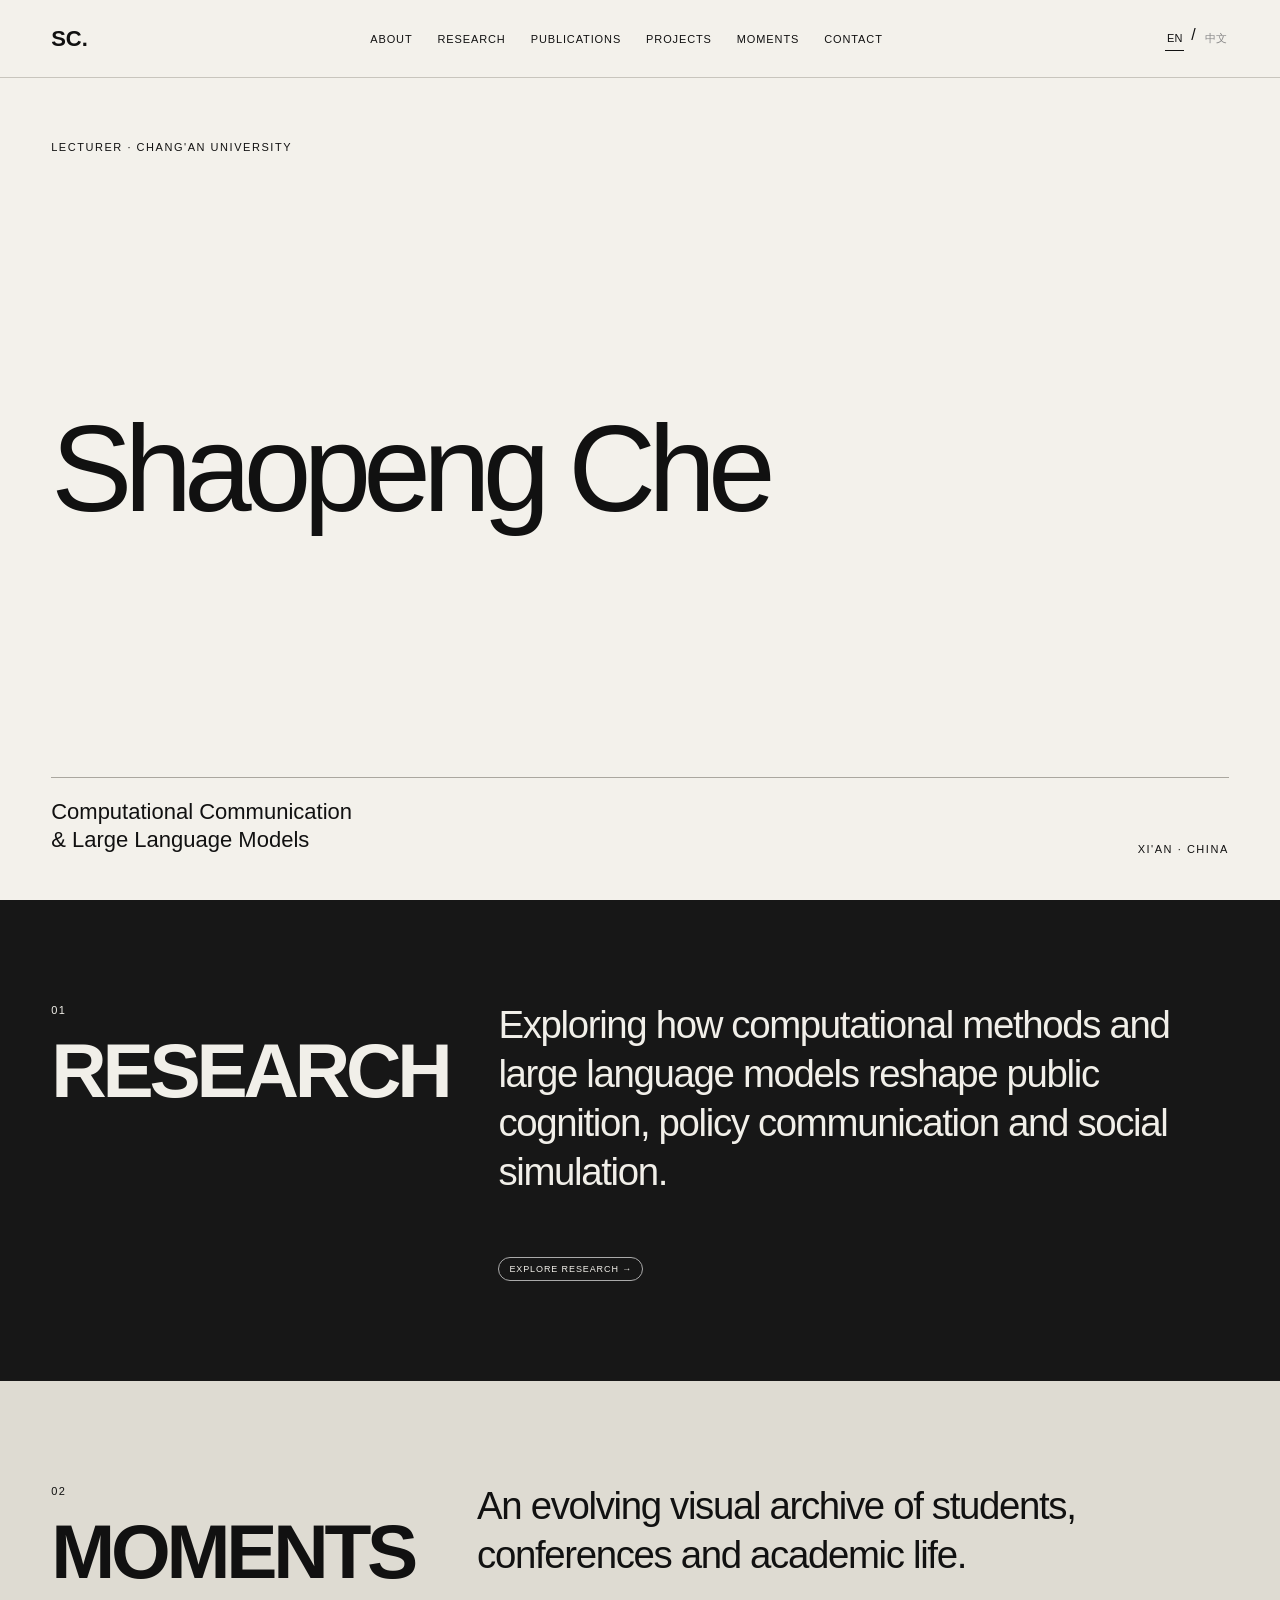
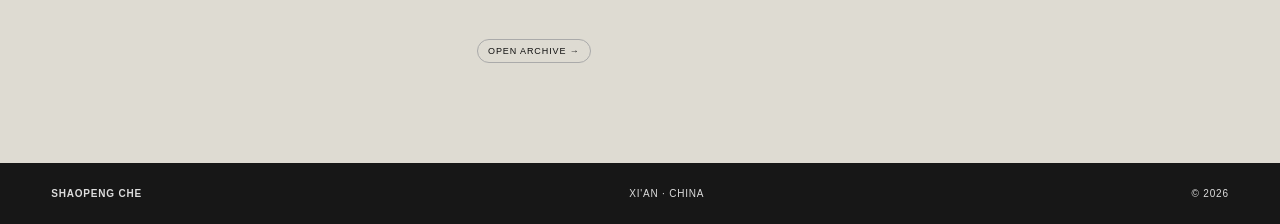
<file: index.html>
<!doctype html><html lang="en"><head><meta charset="utf-8"><meta name="viewport" content="width=device-width,initial-scale=1"><title>Home — Shaopeng Che</title><meta name="description" content="Academic website of Shaopeng Che — computational communication, large language models, public opinion and policy communication."><meta name="author" content="Shaopeng Che"><link rel="canonical" href="https://cheshaopeng.github.io/"><meta property="og:url" content="https://cheshaopeng.github.io/"><meta name="theme-color" content="#f3f1eb"><meta property="og:type" content="website"><meta property="og:title" content="Home — Shaopeng Che"><meta property="og:description" content="Academic website of Shaopeng Che — computational communication and large language models."><link rel="icon" href="assets/favicon.svg" type="image/svg+xml"><link rel="stylesheet" href="assets/css/style.css"></head><body><header><a class="brand" href="index.html">SC.</a><button class="menu-toggle" aria-label="Open navigation" aria-expanded="false">MENU</button><nav class="nav"><a href="about.html" data-en="About" data-zh="关于">About</a><a href="research.html" data-en="Research" data-zh="研究">Research</a><a href="publications.html" data-en="Publications" data-zh="论文">Publications</a><a href="projects.html" data-en="Projects" data-zh="项目">Projects</a><a href="moments.html" data-en="Moments" data-zh="影像">Moments</a><a href="contact.html" data-en="Contact" data-zh="联系">Contact</a></nav><div class="lang"><button data-lang="en">EN</button><span>/</span><button data-lang="zh">中文</button></div></header><main><section class="hero"><div class="eyebrow" data-en="LECTURER · CHANG'AN UNIVERSITY" data-zh="讲师 · 长安大学">LECTURER · CHANG'AN UNIVERSITY</div><h1>Shaopeng Che</h1><div class="hero-foot"><p data-en="Computational Communication<br>& Large Language Models" data-zh="计算传播<br>与大语言模型">Computational Communication<br>& Large Language Models</p><span class="num">XI'AN · CHINA</span></div></section><section class="section dark"><div class="split"><div><span class="num">01</span><h2 data-en="RESEARCH" data-zh="研究">RESEARCH</h2></div><div><p class="lead" data-en="Exploring how computational methods and large language models reshape public cognition, policy communication and social simulation." data-zh="关注计算方法与大语言模型如何重塑公众认知、政策传播与社会模拟。">Exploring how computational methods and large language models reshape public cognition, policy communication and social simulation.</p><a href="research.html" class="status" data-en="EXPLORE RESEARCH →" data-zh="查看研究 →">EXPLORE RESEARCH →</a></div></div></section><section class="section moments-bg"><div class="split"><div><span class="num">02</span><h2>MOMENTS</h2></div><div><p class="lead" data-en="An evolving visual archive of students, conferences and academic life." data-zh="持续更新的学生、学术会议与学术生活影像档案。">An evolving visual archive of students, conferences and academic life.</p><a href="moments.html" class="status" data-en="OPEN ARCHIVE →" data-zh="进入影像档案 →">OPEN ARCHIVE →</a></div></div></section></main><footer><b>SHAOPENG CHE</b><span>XI'AN · CHINA</span><span>© 2026</span></footer><script src="assets/js/app.js"></script></body></html>
</file>
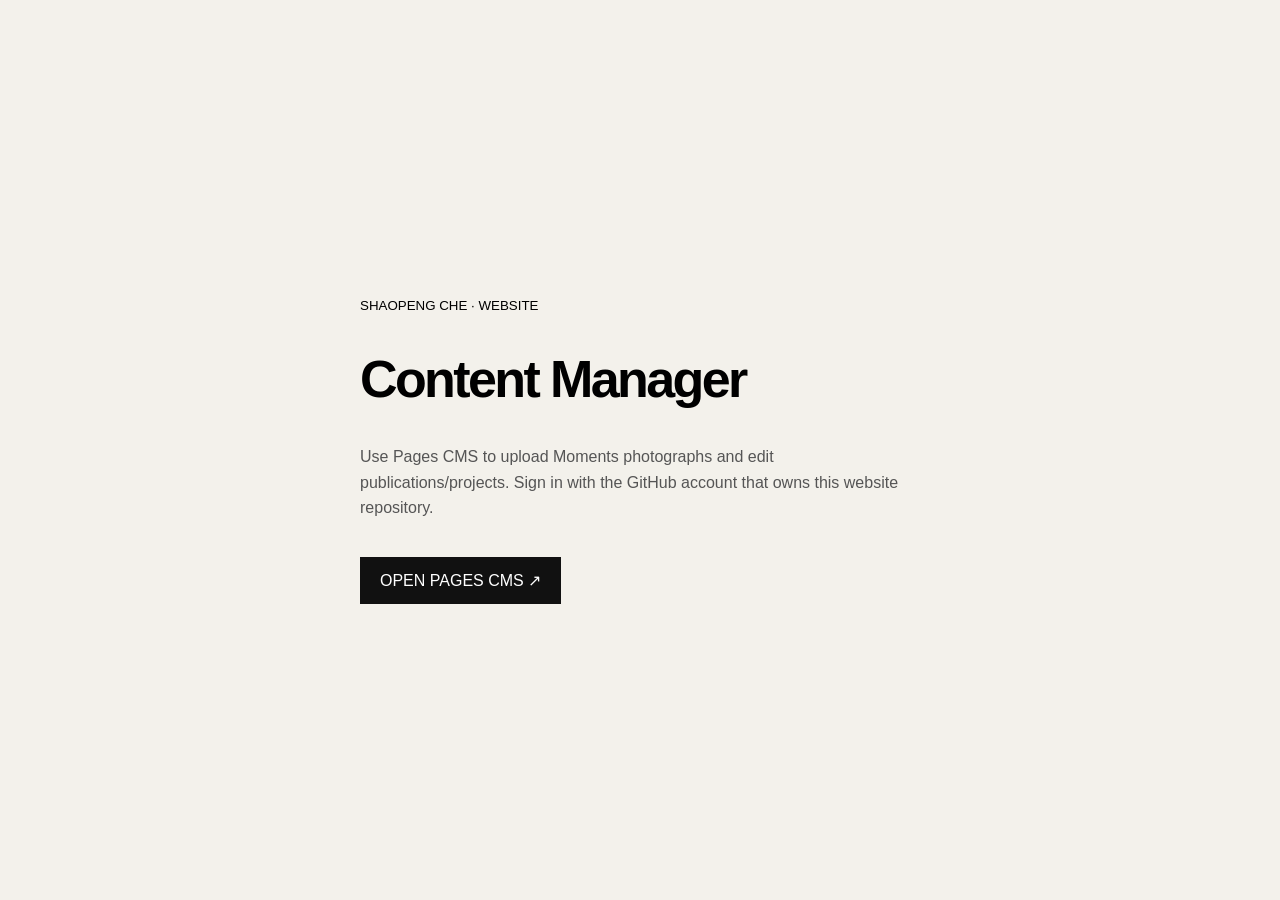
<file: admin/index.html>
<!doctype html><html><head><meta charset="utf-8"><meta name="viewport" content="width=device-width"><title>Content Manager</title><style>body{font-family:Arial;background:#f3f1eb;margin:0;display:grid;place-items:center;min-height:100vh}.box{max-width:560px;padding:50px}h1{font-size:52px;letter-spacing:-.05em}p{line-height:1.6;color:#555}a{display:inline-block;margin-top:20px;background:#111;color:#fff;padding:14px 20px;text-decoration:none}</style></head><body><div class="box"><small>SHAOPENG CHE · WEBSITE</small><h1>Content Manager</h1><p>Use Pages CMS to upload Moments photographs and edit publications/projects. Sign in with the GitHub account that owns this website repository.</p><a href="https://app.pagescms.org" target="_blank">OPEN PAGES CMS ↗</a></div></body></html>
</file>
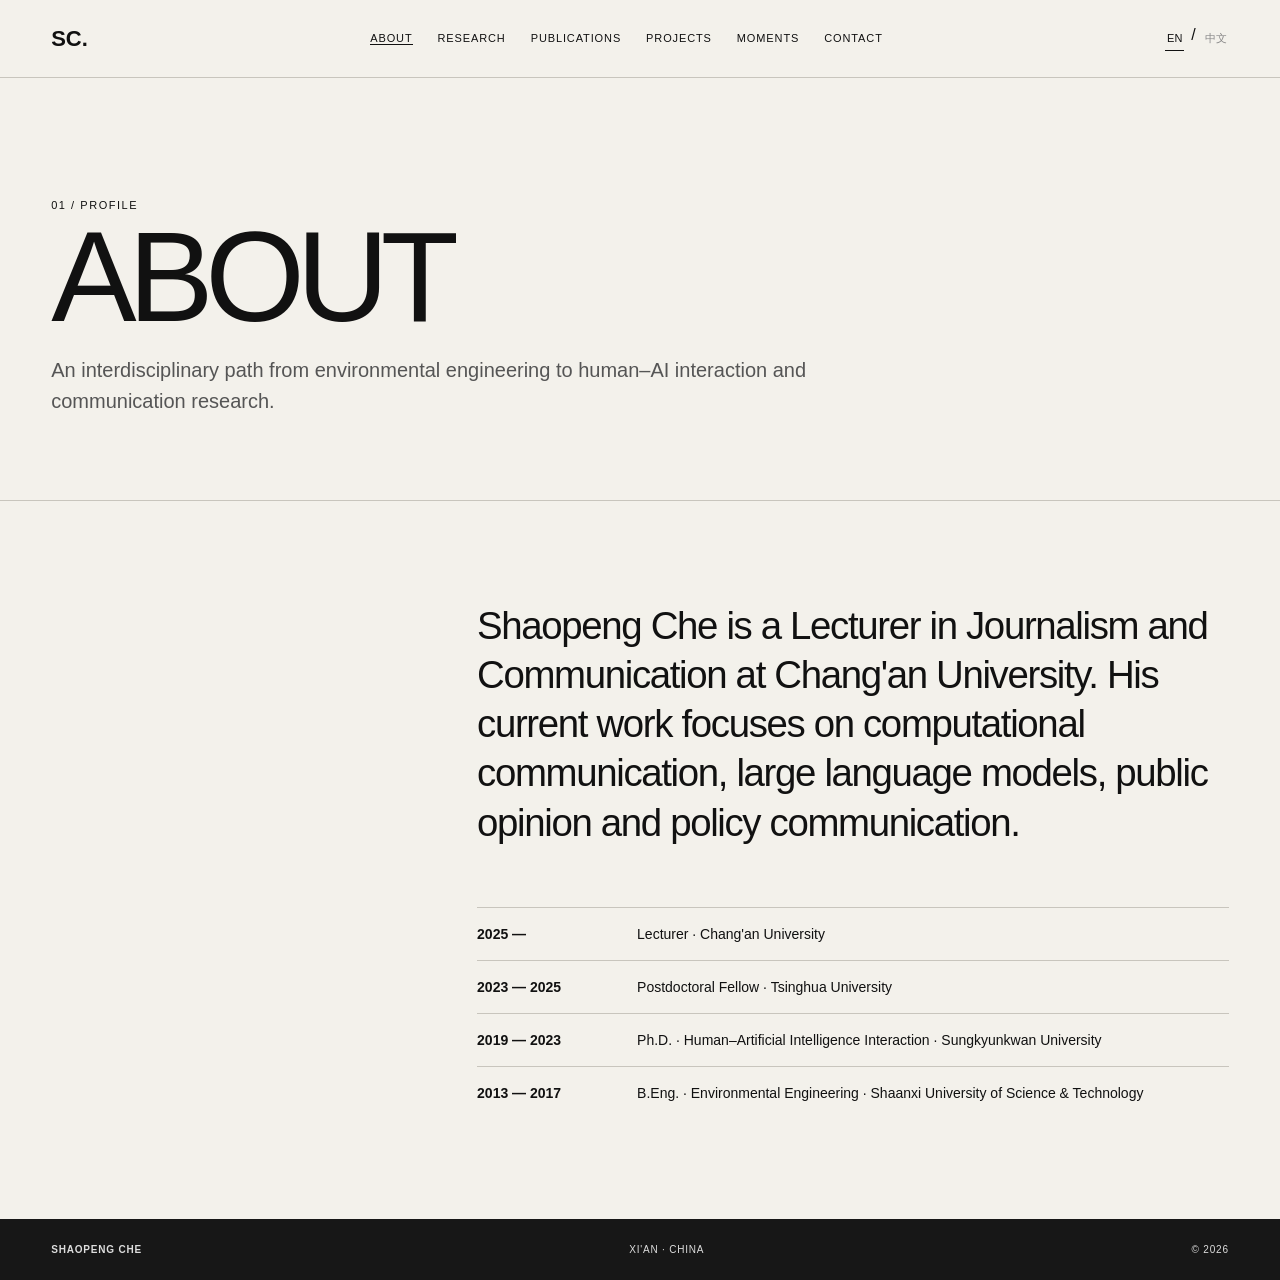
<file: about.html>
<!doctype html><html lang="en"><head><meta charset="utf-8"><meta name="viewport" content="width=device-width,initial-scale=1"><title>About — Shaopeng Che</title><meta name="description" content="Academic website of Shaopeng Che — computational communication, large language models, public opinion and policy communication."><meta name="author" content="Shaopeng Che"><link rel="canonical" href="https://cheshaopeng.github.io/about.html"><meta property="og:url" content="https://cheshaopeng.github.io/about.html"><meta name="theme-color" content="#f3f1eb"><meta property="og:type" content="website"><meta property="og:title" content="About — Shaopeng Che"><meta property="og:description" content="Academic website of Shaopeng Che — computational communication and large language models."><link rel="icon" href="assets/favicon.svg" type="image/svg+xml"><link rel="stylesheet" href="assets/css/style.css"></head><body><header><a class="brand" href="index.html">SC.</a><button class="menu-toggle" aria-label="Open navigation" aria-expanded="false">MENU</button><nav class="nav"><a href="about.html" data-en="About" data-zh="关于">About</a><a href="research.html" data-en="Research" data-zh="研究">Research</a><a href="publications.html" data-en="Publications" data-zh="论文">Publications</a><a href="projects.html" data-en="Projects" data-zh="项目">Projects</a><a href="moments.html" data-en="Moments" data-zh="影像">Moments</a><a href="contact.html" data-en="Contact" data-zh="联系">Contact</a></nav><div class="lang"><button data-lang="en">EN</button><span>/</span><button data-lang="zh">中文</button></div></header><main><section class="page-hero"><span class="num">01 / PROFILE</span><h1 data-en="ABOUT" data-zh="关于">ABOUT</h1><p data-en="An interdisciplinary path from environmental engineering to human–AI interaction and communication research." data-zh="从环境工程、人工智能交互到传播学研究的跨学科路径。">An interdisciplinary path from environmental engineering to human–AI interaction and communication research.</p></section><section class="section split"><div></div><div><p class="lead" data-en="Shaopeng Che is a Lecturer in Journalism and Communication at Chang'an University. His current work focuses on computational communication, large language models, public opinion and policy communication." data-zh="车少鹏，长安大学人文学院新闻传播系讲师、硕士生导师。当前主要关注计算传播、大语言模型、公众认知与政策传播。">Shaopeng Che is a Lecturer...</p><div class="timeline"><div><b>2025 —</b><span data-en="Lecturer · Chang'an University" data-zh="讲师 · 长安大学">Lecturer · Chang'an University</span></div><div><b>2023 — 2025</b><span data-en="Postdoctoral Fellow · Tsinghua University" data-zh="博士后 · 清华大学新闻与传播学院">Postdoctoral Fellow · Tsinghua University</span></div><div><b>2019 — 2023</b><span data-en="Ph.D. · Human–Artificial Intelligence Interaction · Sungkyunkwan University" data-zh="工学博士 · 人工智能交互 · 成均馆大学">Ph.D. · Human–Artificial Intelligence Interaction · Sungkyunkwan University</span></div><div><b>2013 — 2017</b><span data-en="B.Eng. · Environmental Engineering · Shaanxi University of Science & Technology" data-zh="工学学士 · 环境工程 · 陕西科技大学">B.Eng. · Environmental Engineering · Shaanxi University of Science & Technology</span></div></div></div></section></main><footer><b>SHAOPENG CHE</b><span>XI'AN · CHINA</span><span>© 2026</span></footer><script src="assets/js/app.js"></script></body></html>
</file>
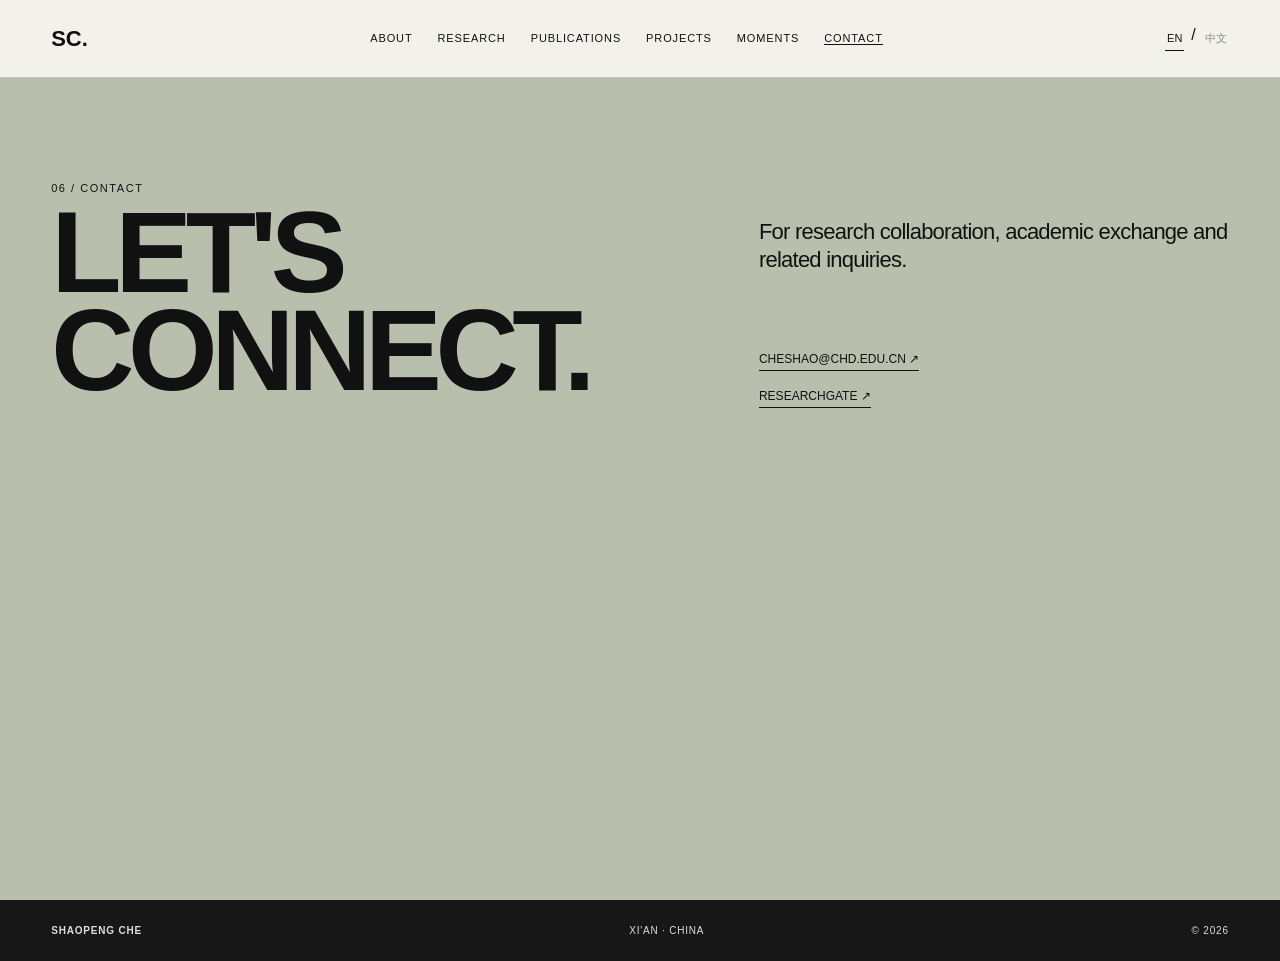
<file: contact.html>
<!doctype html><html lang="en"><head><meta charset="utf-8"><meta name="viewport" content="width=device-width,initial-scale=1"><title>Contact — Shaopeng Che</title><meta name="description" content="Academic website of Shaopeng Che — computational communication, large language models, public opinion and policy communication."><meta name="author" content="Shaopeng Che"><link rel="canonical" href="https://cheshaopeng.github.io/contact.html"><meta property="og:url" content="https://cheshaopeng.github.io/contact.html"><meta name="theme-color" content="#f3f1eb"><meta property="og:type" content="website"><meta property="og:title" content="Contact — Shaopeng Che"><meta property="og:description" content="Academic website of Shaopeng Che — computational communication and large language models."><link rel="icon" href="assets/favicon.svg" type="image/svg+xml"><link rel="stylesheet" href="assets/css/style.css"></head><body><header><a class="brand" href="index.html">SC.</a><button class="menu-toggle" aria-label="Open navigation" aria-expanded="false">MENU</button><nav class="nav"><a href="about.html" data-en="About" data-zh="关于">About</a><a href="research.html" data-en="Research" data-zh="研究">Research</a><a href="publications.html" data-en="Publications" data-zh="论文">Publications</a><a href="projects.html" data-en="Projects" data-zh="项目">Projects</a><a href="moments.html" data-en="Moments" data-zh="影像">Moments</a><a href="contact.html" data-en="Contact" data-zh="联系">Contact</a></nav><div class="lang"><button data-lang="en">EN</button><span>/</span><button data-lang="zh">中文</button></div></header><main><section class="section contact" style="min-height:calc(100vh - 78px)"><div class="contact-grid"><div><span class="num">06 / CONTACT</span><h2 data-en="LET'S<br>CONNECT." data-zh="保持<br>联系。">LET'S<br>CONNECT.</h2></div><div style="align-self:end"><p class="lead" style="font-size:22px" data-en="For research collaboration, academic exchange and related inquiries." data-zh="欢迎就科研合作、学术交流及相关事宜联系。">For research collaboration...</p><a href="mailto:cheshao@chd.edu.cn">CHESHAO@CHD.EDU.CN ↗</a><br><a href="https://www.researchgate.net/profile/Shaopeng-Che" target="_blank">RESEARCHGATE ↗</a></div></div></section></main><footer><b>SHAOPENG CHE</b><span>XI'AN · CHINA</span><span>© 2026</span></footer><script src="assets/js/app.js"></script></body></html>
</file>
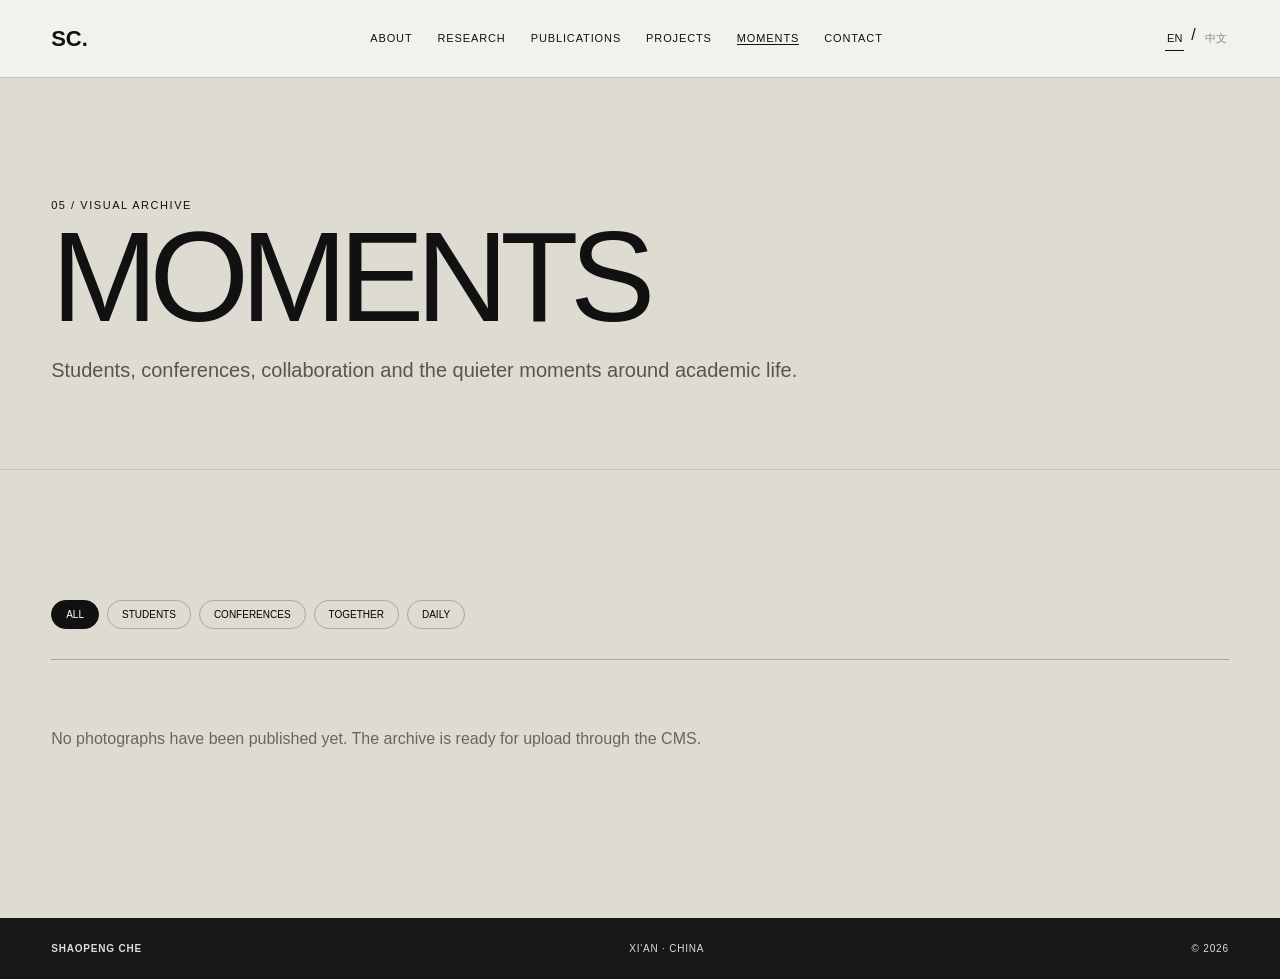
<file: moments.html>
<!doctype html><html lang="en"><head><meta charset="utf-8"><meta name="viewport" content="width=device-width,initial-scale=1"><title>Moments — Shaopeng Che</title><meta name="description" content="Academic website of Shaopeng Che — computational communication, large language models, public opinion and policy communication."><meta name="author" content="Shaopeng Che"><link rel="canonical" href="https://cheshaopeng.github.io/moments.html"><meta property="og:url" content="https://cheshaopeng.github.io/moments.html"><meta name="theme-color" content="#f3f1eb"><meta property="og:type" content="website"><meta property="og:title" content="Moments — Shaopeng Che"><meta property="og:description" content="Academic website of Shaopeng Che — computational communication and large language models."><link rel="icon" href="assets/favicon.svg" type="image/svg+xml"><link rel="stylesheet" href="assets/css/style.css"></head><body><header><a class="brand" href="index.html">SC.</a><button class="menu-toggle" aria-label="Open navigation" aria-expanded="false">MENU</button><nav class="nav"><a href="about.html" data-en="About" data-zh="关于">About</a><a href="research.html" data-en="Research" data-zh="研究">Research</a><a href="publications.html" data-en="Publications" data-zh="论文">Publications</a><a href="projects.html" data-en="Projects" data-zh="项目">Projects</a><a href="moments.html" data-en="Moments" data-zh="影像">Moments</a><a href="contact.html" data-en="Contact" data-zh="联系">Contact</a></nav><div class="lang"><button data-lang="en">EN</button><span>/</span><button data-lang="zh">中文</button></div></header><main><section class="page-hero moments-bg"><span class="num">05 / VISUAL ARCHIVE</span><h1>MOMENTS</h1><p data-en="Students, conferences, collaboration and the quieter moments around academic life." data-zh="记录学生、学术会议、合作交流，以及学术生活中值得留下的片刻。">Students...</p></section><section class="section moments-bg"><div class="filters"><button class="active" data-filter="all">ALL</button><button data-filter="students">STUDENTS</button><button data-filter="conferences">CONFERENCES</button><button data-filter="together">TOGETHER</button><button data-filter="daily">DAILY</button></div><div id="gallery" class="gallery"></div><div id="gallery-empty" class="empty" data-en="No photographs have been published yet. The archive is ready for upload through the CMS." data-zh="照片尚未发布。影像档案已经配置完成，之后可直接通过后台上传。">No photographs...</div></section></main><footer><b>SHAOPENG CHE</b><span>XI'AN · CHINA</span><span>© 2026</span></footer><script src="assets/js/app.js"></script></body></html>
</file>
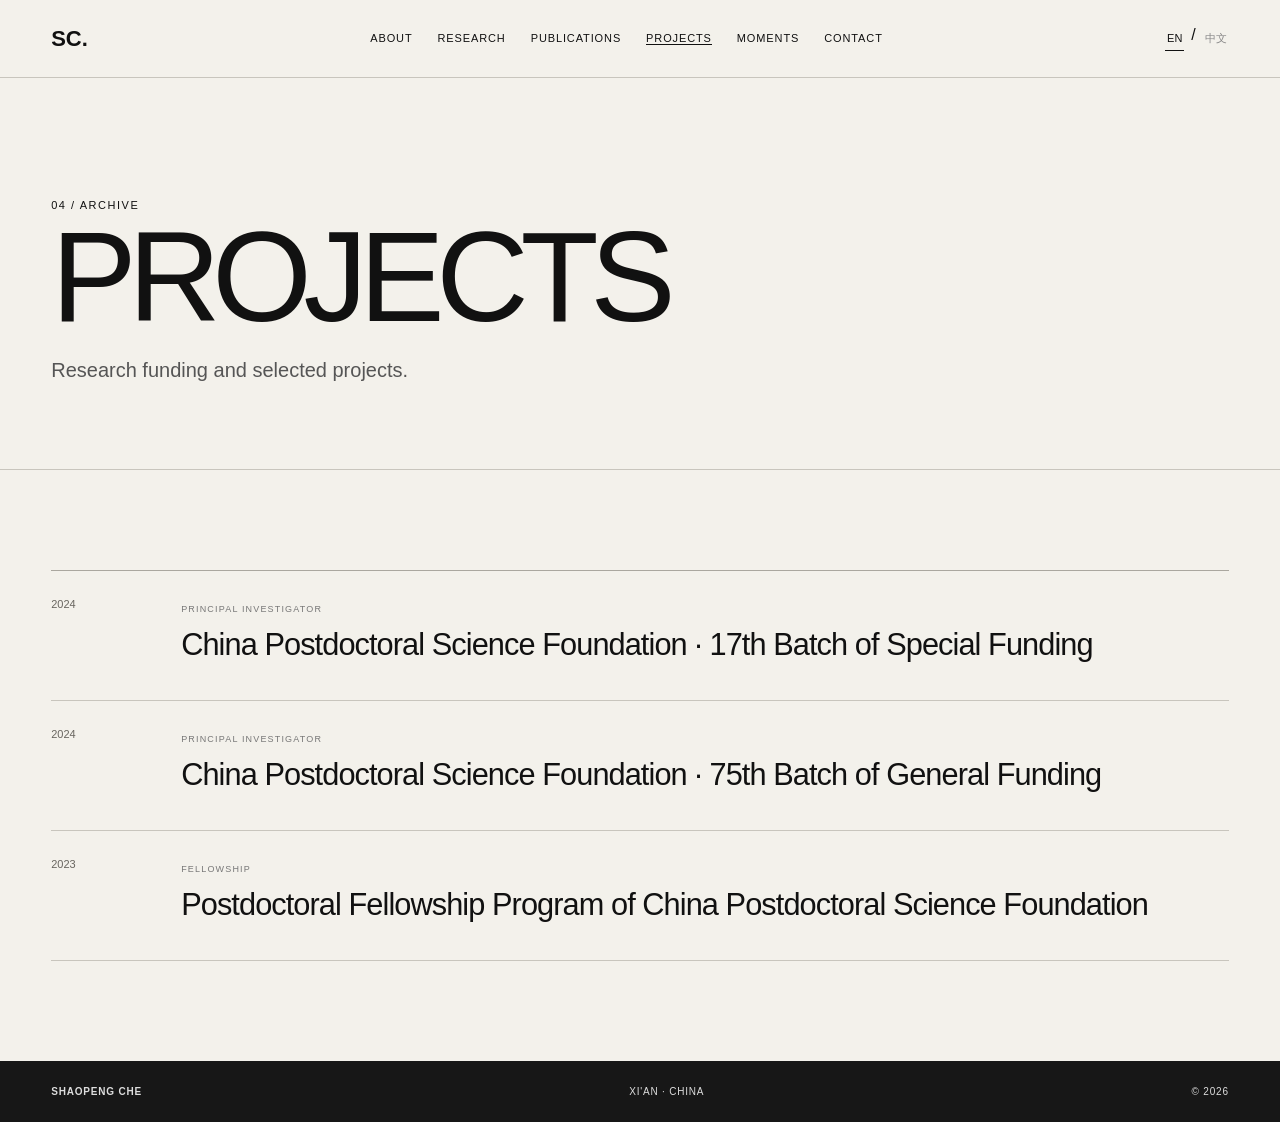
<file: projects.html>
<!doctype html><html lang="en"><head><meta charset="utf-8"><meta name="viewport" content="width=device-width,initial-scale=1"><title>Projects — Shaopeng Che</title><meta name="description" content="Academic website of Shaopeng Che — computational communication, large language models, public opinion and policy communication."><meta name="author" content="Shaopeng Che"><link rel="canonical" href="https://cheshaopeng.github.io/projects.html"><meta property="og:url" content="https://cheshaopeng.github.io/projects.html"><meta name="theme-color" content="#f3f1eb"><meta property="og:type" content="website"><meta property="og:title" content="Projects — Shaopeng Che"><meta property="og:description" content="Academic website of Shaopeng Che — computational communication and large language models."><link rel="icon" href="assets/favicon.svg" type="image/svg+xml"><link rel="stylesheet" href="assets/css/style.css"></head><body><header><a class="brand" href="index.html">SC.</a><button class="menu-toggle" aria-label="Open navigation" aria-expanded="false">MENU</button><nav class="nav"><a href="about.html" data-en="About" data-zh="关于">About</a><a href="research.html" data-en="Research" data-zh="研究">Research</a><a href="publications.html" data-en="Publications" data-zh="论文">Publications</a><a href="projects.html" data-en="Projects" data-zh="项目">Projects</a><a href="moments.html" data-en="Moments" data-zh="影像">Moments</a><a href="contact.html" data-en="Contact" data-zh="联系">Contact</a></nav><div class="lang"><button data-lang="en">EN</button><span>/</span><button data-lang="zh">中文</button></div></header><main><section class="page-hero"><span class="num">04 / ARCHIVE</span><h1 data-en="PROJECTS" data-zh="项目">PROJECTS</h1><p data-en="Research funding and selected projects." data-zh="科研资助与代表性项目。">Research funding and selected projects.</p></section><section class="section"><div id="project-list" class="list"><div class="empty">Loading…</div></div></section></main><footer><b>SHAOPENG CHE</b><span>XI'AN · CHINA</span><span>© 2026</span></footer><script src="assets/js/app.js"></script></body></html>
</file>
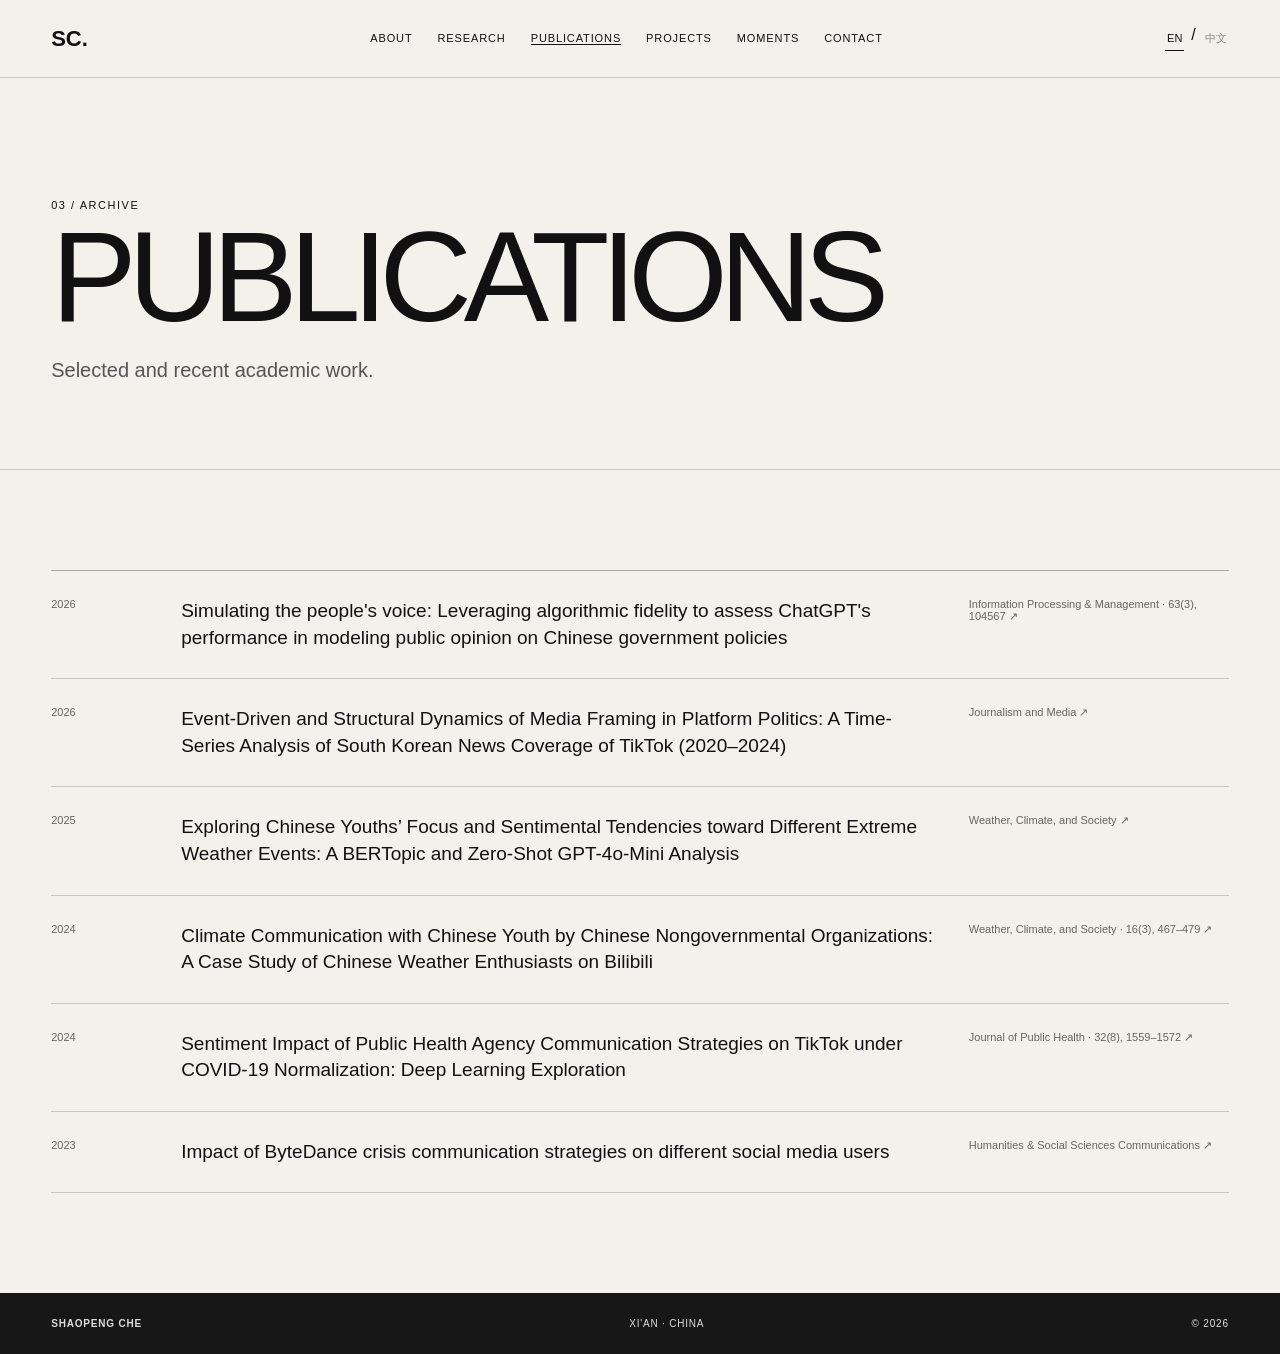
<file: publications.html>
<!doctype html><html lang="en"><head><meta charset="utf-8"><meta name="viewport" content="width=device-width,initial-scale=1"><title>Publications — Shaopeng Che</title><meta name="description" content="Academic website of Shaopeng Che — computational communication, large language models, public opinion and policy communication."><meta name="author" content="Shaopeng Che"><link rel="canonical" href="https://cheshaopeng.github.io/publications.html"><meta property="og:url" content="https://cheshaopeng.github.io/publications.html"><meta name="theme-color" content="#f3f1eb"><meta property="og:type" content="website"><meta property="og:title" content="Publications — Shaopeng Che"><meta property="og:description" content="Academic website of Shaopeng Che — computational communication and large language models."><link rel="icon" href="assets/favicon.svg" type="image/svg+xml"><link rel="stylesheet" href="assets/css/style.css"></head><body><header><a class="brand" href="index.html">SC.</a><button class="menu-toggle" aria-label="Open navigation" aria-expanded="false">MENU</button><nav class="nav"><a href="about.html" data-en="About" data-zh="关于">About</a><a href="research.html" data-en="Research" data-zh="研究">Research</a><a href="publications.html" data-en="Publications" data-zh="论文">Publications</a><a href="projects.html" data-en="Projects" data-zh="项目">Projects</a><a href="moments.html" data-en="Moments" data-zh="影像">Moments</a><a href="contact.html" data-en="Contact" data-zh="联系">Contact</a></nav><div class="lang"><button data-lang="en">EN</button><span>/</span><button data-lang="zh">中文</button></div></header><main><section class="page-hero"><span class="num">03 / ARCHIVE</span><h1 data-en="PUBLICATIONS" data-zh="论文">PUBLICATIONS</h1><p data-en="Selected and recent academic work." data-zh="代表性与近期学术成果。">Selected and recent academic work.</p></section><section class="section"><div id="pub-list" class="list"><div class="empty">Loading…</div></div></section></main><footer><b>SHAOPENG CHE</b><span>XI'AN · CHINA</span><span>© 2026</span></footer><script src="assets/js/app.js"></script></body></html>
</file>
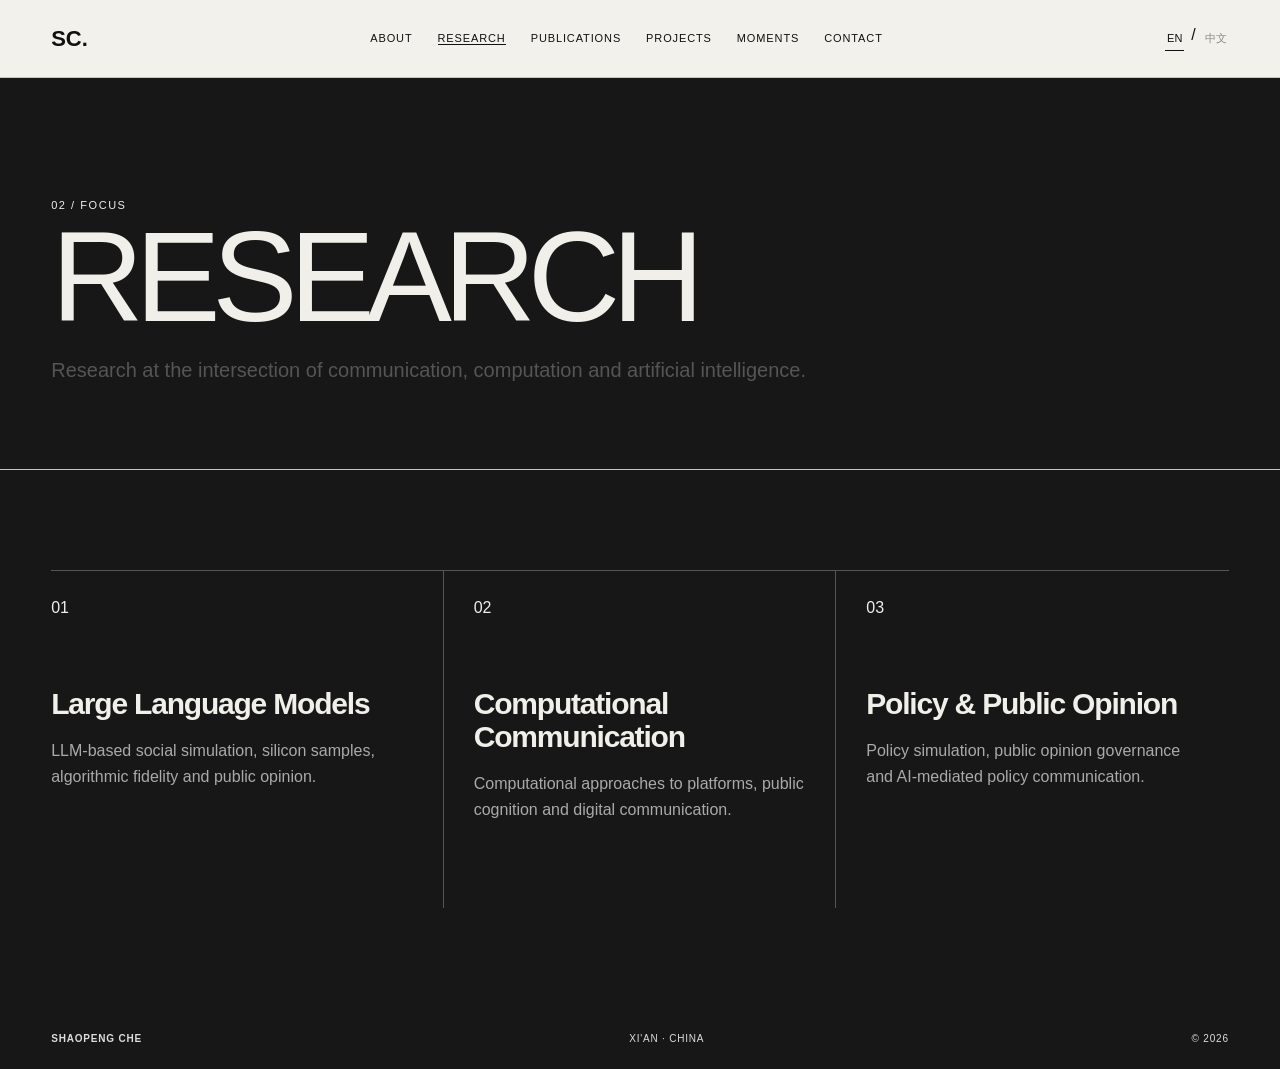
<file: research.html>
<!doctype html><html lang="en"><head><meta charset="utf-8"><meta name="viewport" content="width=device-width,initial-scale=1"><title>Research — Shaopeng Che</title><meta name="description" content="Academic website of Shaopeng Che — computational communication, large language models, public opinion and policy communication."><meta name="author" content="Shaopeng Che"><link rel="canonical" href="https://cheshaopeng.github.io/research.html"><meta property="og:url" content="https://cheshaopeng.github.io/research.html"><meta name="theme-color" content="#f3f1eb"><meta property="og:type" content="website"><meta property="og:title" content="Research — Shaopeng Che"><meta property="og:description" content="Academic website of Shaopeng Che — computational communication and large language models."><link rel="icon" href="assets/favicon.svg" type="image/svg+xml"><link rel="stylesheet" href="assets/css/style.css"></head><body><header><a class="brand" href="index.html">SC.</a><button class="menu-toggle" aria-label="Open navigation" aria-expanded="false">MENU</button><nav class="nav"><a href="about.html" data-en="About" data-zh="关于">About</a><a href="research.html" data-en="Research" data-zh="研究">Research</a><a href="publications.html" data-en="Publications" data-zh="论文">Publications</a><a href="projects.html" data-en="Projects" data-zh="项目">Projects</a><a href="moments.html" data-en="Moments" data-zh="影像">Moments</a><a href="contact.html" data-en="Contact" data-zh="联系">Contact</a></nav><div class="lang"><button data-lang="en">EN</button><span>/</span><button data-lang="zh">中文</button></div></header><main><section class="page-hero dark"><span class="num">02 / FOCUS</span><h1 data-en="RESEARCH" data-zh="研究">RESEARCH</h1><p data-en="Research at the intersection of communication, computation and artificial intelligence." data-zh="在传播、计算与人工智能的交叉地带开展研究。">Research at the intersection...</p></section><section class="section dark"><div class="research-grid"><article><span>01</span><h3 data-en="Large Language Models" data-zh="大语言模型">Large Language Models</h3><p data-en="LLM-based social simulation, silicon samples, algorithmic fidelity and public opinion." data-zh="大模型社会模拟、硅样本、算法忠实度与公众意见。">LLM-based...</p></article><article><span>02</span><h3 data-en="Computational Communication" data-zh="计算传播">Computational Communication</h3><p data-en="Computational approaches to platforms, public cognition and digital communication." data-zh="以计算方法研究平台、公众认知与数字传播。">Computational...</p></article><article><span>03</span><h3 data-en="Policy & Public Opinion" data-zh="政策与舆论">Policy & Public Opinion</h3><p data-en="Policy simulation, public opinion governance and AI-mediated policy communication." data-zh="政策模拟、舆论治理与人工智能介入的政策传播。">Policy...</p></article></div></section></main><footer><b>SHAOPENG CHE</b><span>XI'AN · CHINA</span><span>© 2026</span></footer><script src="assets/js/app.js"></script></body></html>
</file>
<file: assets/css/style.css>
*{box-sizing:border-box}html{scroll-behavior:smooth}body{margin:0;background:#f3f1eb;color:#111;font-family:Arial,"Noto Sans SC","Microsoft YaHei",sans-serif}a{color:inherit;text-decoration:none}header{height:78px;padding:0 4vw;display:flex;align-items:center;justify-content:space-between;border-bottom:1px solid #c8c5bd;position:sticky;top:0;background:rgba(243,241,235,.94);backdrop-filter:blur(14px);z-index:20}.brand{font-weight:700;font-size:22px}.menu-toggle{display:none;border:0;background:transparent;font-size:10px;letter-spacing:.1em;padding:8px;cursor:pointer}.nav{display:flex;gap:25px;text-transform:uppercase;font-size:11px;letter-spacing:.08em}.nav a.active{border-bottom:1px solid}.lang{display:flex;gap:7px}.lang button{border:0;background:none;padding:5px 2px;font-size:11px;color:#888;cursor:pointer}.lang button.active{color:#111;border-bottom:1px solid}.hero{min-height:calc(100vh - 78px);padding:7vh 4vw 5vh;display:flex;flex-direction:column;justify-content:space-between}.eyebrow,.num{font-size:11px;letter-spacing:.14em}.hero h1{font-size:clamp(52px,9.5vw,150px);line-height:.82;letter-spacing:-.065em;margin:5vh 0 4vh;font-weight:500;max-width:1100px}.hero-foot{display:flex;justify-content:space-between;align-items:end;border-top:1px solid #aaa79f;padding-top:20px}.hero-foot p{font-size:22px;line-height:1.3;margin:0}.hero-foot .eyebrow{font-size:11px}.page-hero{padding:13vh 4vw 7vh;border-bottom:1px solid #c8c5bd}.page-hero h1{font-size:clamp(62px,10vw,150px);line-height:.82;letter-spacing:-.065em;margin:12px 0 25px;font-weight:500}.page-hero p{max-width:760px;font-size:20px;line-height:1.55;color:#555}.section{padding:100px 4vw}.split{display:grid;grid-template-columns:1fr 2fr;gap:50px}.section h2{font-size:clamp(40px,6vw,84px);letter-spacing:-.055em;margin:8px 0}.lead{font-size:clamp(24px,3vw,42px);line-height:1.28;letter-spacing:-.035em;margin:0 0 60px}.timeline div{display:grid;grid-template-columns:160px 1fr;border-top:1px solid #c8c5bd;padding:18px 0;font-size:14px}.dark{background:#171717;color:#f1efe9}.research-grid{display:grid;grid-template-columns:repeat(3,1fr);border-top:1px solid #555}.research-grid article{padding:28px 30px 70px 0;border-right:1px solid #555;min-height:320px}.research-grid article+article{padding-left:30px}.research-grid article:last-child{border-right:0}.research-grid h3{font-size:30px;line-height:1.1;letter-spacing:-.04em;margin:70px 0 18px}.research-grid p{color:#aaa;line-height:1.6}.list{border-top:1px solid #aaa79f}.row{display:grid;grid-template-columns:100px 1fr 260px;gap:30px;align-items:start;padding:27px 0;border-bottom:1px solid #c8c5bd}.row .year,.row .meta{font-size:11px;color:#68655f}.row h3{font-size:19px;font-weight:500;line-height:1.4;margin:0}.row:hover h3{text-decoration:underline;text-underline-offset:4px}.project{grid-template-columns:100px 1fr}.project small{font-size:9px;letter-spacing:.13em;color:#777}.project h3{font-size:clamp(20px,2.4vw,33px);letter-spacing:-.03em;margin:7px 0}.moments-bg{background:#dedbd2}.filters{display:flex;gap:8px;flex-wrap:wrap;margin:30px 0}.filters button{background:transparent;border:1px solid #aaa79f;border-radius:20px;padding:8px 14px;font-size:10px;cursor:pointer}.filters .active{background:#111;color:#fff;border-color:#111}.gallery{display:grid;grid-template-columns:repeat(12,1fr);gap:18px}.gallery figure{margin:0;grid-column:span 6}.gallery figure:nth-child(3n+1){grid-column:span 7}.gallery figure:nth-child(3n+2){grid-column:span 5}.photo{aspect-ratio:4/3;background:#c9c5bb;overflow:hidden;display:flex;align-items:center;justify-content:center}.gallery figure:nth-child(3n+1) .photo{aspect-ratio:5/4}.photo img{width:100%;height:100%;object-fit:cover}.placeholder{font-size:10px;letter-spacing:.14em;text-align:center;line-height:1.7}.caption{display:flex;justify-content:space-between;gap:20px;padding:12px 0 24px;font-size:12px}.caption span{font-size:10px;color:#716e67}.empty{padding:70px 0;border-top:1px solid #aaa79f;color:#666}.contact{background:#b8c0ad}.contact-grid{display:grid;grid-template-columns:1.4fr 1fr;gap:50px}.contact h2{font-size:clamp(60px,9vw,135px);line-height:.85}.contact a{display:inline-block;margin-top:18px;border-bottom:1px solid;padding-bottom:4px;font-size:12px}footer{padding:25px 4vw;display:flex;justify-content:space-between;font-size:10px;letter-spacing:.08em;background:#171717;color:#ddd}.admin-pill{position:fixed;right:18px;bottom:18px;background:#111;color:#fff;border-radius:40px;padding:11px 15px;font-size:10px;letter-spacing:.08em;z-index:30}.note{max-width:720px;color:#666;line-height:1.6}.status{display:inline-block;padding:6px 10px;border:1px solid #aaa;border-radius:20px;font-size:9px;letter-spacing:.1em}@media(max-width:760px){header{padding:0 20px}.menu-toggle{display:block}.nav{display:none;position:fixed;left:0;right:0;top:78px;background:#f3f1eb;border-bottom:1px solid #c8c5bd;padding:26px 20px;flex-direction:column;gap:18px;font-size:16px}.menu-open .nav{display:flex}.lang{margin-left:auto;margin-right:8px}.hero{padding:5vh 20px 4vh;min-height:calc(100svh - 78px)}.hero h1{font-size:clamp(62px,19vw,100px);line-height:.82;margin:4vh 0}.split,.contact-grid{grid-template-columns:1fr}.research-grid{grid-template-columns:1fr}.research-grid article{border-right:0;border-bottom:1px solid #555;padding-left:0!important}.row{grid-template-columns:55px 1fr}.row .meta{grid-column:2}.gallery figure,.gallery figure:nth-child(n){grid-column:span 12}.timeline div{grid-template-columns:110px 1fr}.hero-foot p{font-size:17px}footer{gap:15px;flex-wrap:wrap}}:focus-visible{outline:2px solid currentColor;outline-offset:4px}@media(prefers-reduced-motion:reduce){html{scroll-behavior:auto}*{transition:none!important}}
</file>
